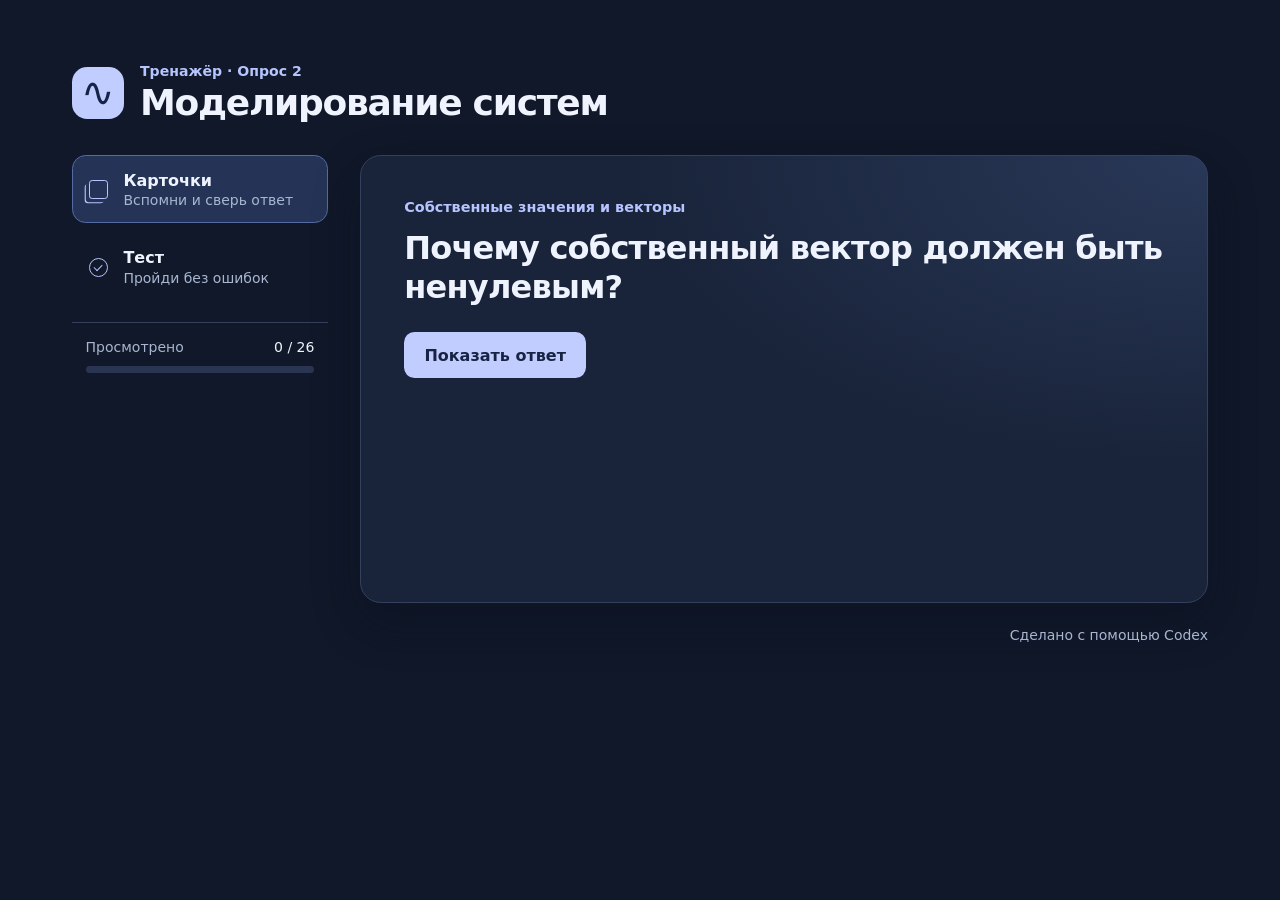
<file: index.html>
<!doctype html>
<html lang="ru">
<head>
  <meta charset="utf-8">
  <meta name="viewport" content="width=device-width, initial-scale=1">
  <meta name="theme-color" content="#101829">
  <title>Моделирование систем — Опрос 2</title>
  <link rel="stylesheet" href="./styles.css">
  <script src="./questions.js" defer></script>
  <script src="./app.js" defer></script>
</head>
<body>
  <div class="layout">
    <header class="masthead">
      <div class="mark" aria-hidden="true">∿</div>
      <div>
        <p class="site-name">Тренажёр · Опрос 2</p>
        <h1>Моделирование систем</h1>
      </div>
    </header>
    <aside class="sidebar" aria-label="Режим и прогресс">
      <nav class="modes" aria-label="Режим тренировки">
        <button type="button" data-mode="cards" aria-pressed="true">
          <span class="mode-icon icon-cards" aria-hidden="true"></span>
          <span class="mode-copy"><strong>Карточки</strong><span>Вспомни и сверь ответ</span></span>
        </button>
        <button type="button" data-mode="quiz" aria-pressed="false">
          <span class="mode-icon icon-quiz" aria-hidden="true"></span>
          <span class="mode-copy"><strong>Тест</strong><span>Пройди без ошибок</span></span>
        </button>
      </nav>
      <div class="progress-panel">
        <div class="progress-label">
          <span id="progress-title">Просмотрено</span>
          <output id="progress-count" aria-live="polite">0 / 26</output>
        </div>
        <progress id="progress" aria-labelledby="progress-title" value="0" max="26"></progress>
      </div>
    </aside>
    <main id="study" class="study" aria-label="Тренировка"></main>
    <footer class="site-credit">Сделано с помощью Codex</footer>
    <noscript>Для тренажёра нужно включить JavaScript.</noscript>
  </div>
</body>
</html>
</file>
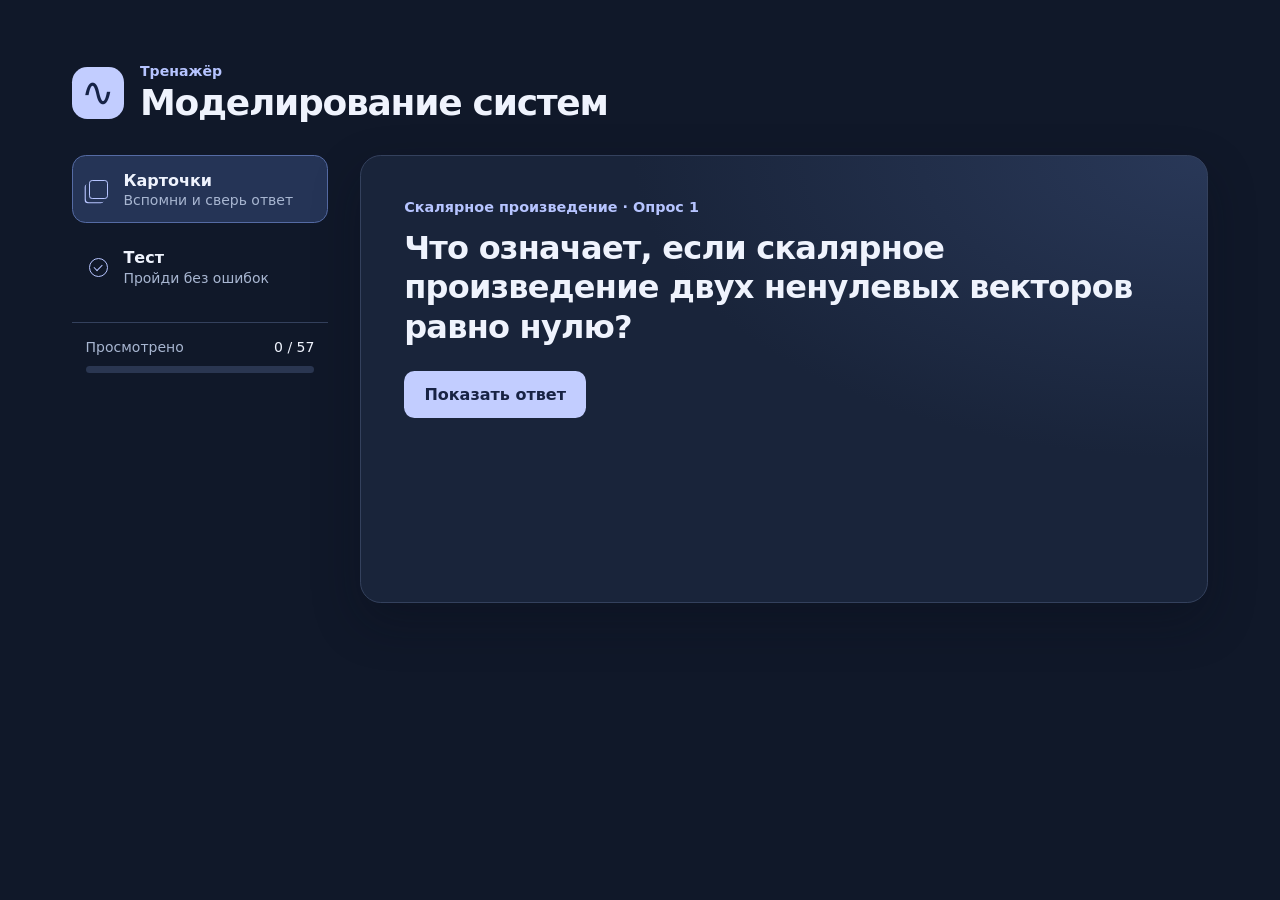
<file: Тренажёр/index.html>
<!doctype html>
<html lang="ru">
<head>
  <meta charset="utf-8">
  <meta name="viewport" content="width=device-width, initial-scale=1">
  <meta name="theme-color" content="#101829">
  <title>Тренажёр по моделированию</title>
  <link rel="stylesheet" href="./styles.css">
  <script src="./questions.js" defer></script>
  <script src="./app.js" defer></script>
</head>
<body>
  <div class="layout">
    <header class="masthead">
      <div class="mark" aria-hidden="true">∿</div>
      <div>
        <p class="site-name">Тренажёр</p>
        <h1>Моделирование систем</h1>
      </div>
    </header>
    <aside class="sidebar" aria-label="Режим и прогресс">
      <nav class="modes" aria-label="Режим тренировки">
        <button type="button" data-mode="cards" aria-pressed="true">
          <span class="mode-icon icon-cards" aria-hidden="true"></span>
          <span class="mode-copy"><strong>Карточки</strong><span>Вспомни и сверь ответ</span></span>
        </button>
        <button type="button" data-mode="quiz" aria-pressed="false">
          <span class="mode-icon icon-quiz" aria-hidden="true"></span>
          <span class="mode-copy"><strong>Тест</strong><span>Пройди без ошибок</span></span>
        </button>
      </nav>
      <div class="progress-panel">
        <div class="progress-label">
          <span id="progress-title">Просмотрено</span>
          <output id="progress-count" aria-live="polite">0 / 57</output>
        </div>
        <progress id="progress" aria-labelledby="progress-title" value="0" max="57"></progress>
      </div>
    </aside>
    <main id="study" class="study" aria-label="Тренировка"></main>
    <noscript>Для тренажёра нужно включить JavaScript.</noscript>
  </div>
</body>
</html>
</file>
<file: styles.css>
* { box-sizing: border-box; }
:root {
  color-scheme: dark;
  font-family: "Segoe UI", system-ui, sans-serif;
  color: #eff3fd;
  background: #101829;
  --muted: #a8b6d1;
  --line: #34415d;
  --accent: #b6c4ff;
  --button: #c2cdff;
}
body { margin: 0; min-height: 100vh; }
button { font: inherit; cursor: pointer; }
button:focus-visible { outline: 2px solid #f3d48d; outline-offset: 4px; }
.layout {
  width: min(100% - 3rem, 71rem);
  margin: 0 auto;
  padding: clamp(2rem, 7vh, 5rem) 0 3rem;
  display: grid;
  grid-template-columns: minmax(13rem, 16rem) minmax(0, 1fr);
  gap: 1.5rem 2rem;
  align-items: start;
}
.masthead { grid-column: 1 / -1; display: flex; align-items: center; gap: 1rem; margin-bottom: .5rem; }
.mark {
  display: grid;
  place-items: center;
  width: 3.25rem;
  height: 3.25rem;
  flex: none;
  border-radius: .95rem;
  background: #c2cdff;
  color: #162347;
  font-family: Georgia, serif;
  font-size: 2.5rem;
  line-height: 1;
}
.site-name { margin: 0 0 .18rem; color: var(--accent); font-size: .88rem; font-weight: 700; }
h1 { margin: 0; font-size: clamp(1.55rem, 4vw, 2.25rem); letter-spacing: -.035em; line-height: 1.15; }
.modes { display: grid; gap: .6rem; }
.modes button {
  display: flex;
  align-items: center;
  padding: .9rem .85rem;
  gap: .85rem;
  color: inherit;
  text-align: left;
  border: 1px solid transparent;
  border-radius: .85rem;
  background: transparent;
}
.modes button:hover { background: #19253c; }
.modes button[aria-pressed="true"] { border-color: #556ba4; background: #253456; }
.mode-copy { display: grid; gap: .15rem; }
.mode-copy span { font-size: .875rem; color: var(--muted); }
.mode-icon { width: 1.2rem; height: 1.2rem; position: relative; flex: none; margin: 0 .125rem; color: var(--accent); }
.icon-cards { border: 1.5px solid; border-radius: .2rem; box-shadow: -.2rem .2rem #253456, -.27rem .27rem currentColor; }
.icon-quiz { border: 1.5px solid; border-radius: 50%; }
.icon-quiz::after { content: ""; position: absolute; width: .45rem; height: .24rem; border: solid currentColor; border-width: 0 0 1.5px 1.5px; transform: rotate(-45deg); top: .33rem; left: .27rem; }
.progress-panel { margin-top: 1.3rem; padding: 1rem .85rem 0; border-top: 1px solid var(--line); }
.progress-label { display: flex; justify-content: space-between; gap: .5rem; color: var(--muted); font-size: .875rem; }
#progress-count { color: #eff3fd; font-variant-numeric: tabular-nums; white-space: nowrap; }
progress {
  display: block;
  width: 100%;
  height: .4rem;
  margin: .7rem 0 0;
  border: 0;
  border-radius: 1rem;
  background: #2a3651;
  accent-color: var(--accent);
  overflow: hidden;
}
progress::-webkit-progress-bar { background: #2a3651; }
progress::-webkit-progress-value { background: var(--accent); border-radius: 1rem; }
progress::-moz-progress-bar { background: var(--accent); border-radius: 1rem; }
.study {
  min-width: 0;
  min-height: 28rem;
  padding: clamp(1.2rem, 4vw, 2.7rem);
  border: 1px solid var(--line);
  border-radius: 1.3rem;
  background: radial-gradient(ellipse at 100% 0%, #293858 0, transparent 48%), #19243a;
  box-shadow: 0 1.2rem 3rem #080d1852;
}
.topic { margin: 0 0 .85rem; font-size: .9rem; font-weight: 650; color: var(--accent); }
.question { margin: 0; font-size: clamp(1.4rem, 3.2vw, 2rem); line-height: 1.23; letter-spacing: -.024em; overflow-wrap: anywhere; }
.question:focus { outline: none; }
.answer {
  margin-top: 1.4rem;
  padding: 1rem 1.1rem;
  border-left: .2rem solid #aabcf8;
  border-radius: .25rem .65rem .65rem .25rem;
  background: #111b2f;
  color: #e6edff;
  line-height: 1.65;
  overflow-wrap: anywhere;
}
.answer > :first-child { margin-top: 0; }
.answer > :last-child { margin-bottom: 0; }
.answer p, .answer ul { margin: .65rem 0; }
.answer ul { padding-left: 1.2rem; }
.answer li + li { margin-top: .4rem; }
.formula { overflow-x: auto; padding: .35rem 0; }
.formula-image {
  display: inline-block;
  max-width: 100%;
  height: auto;
}
.formula .formula-image {
  display: block;
  max-width: none;
}
.actions { margin-top: 1.5rem; display: flex; flex-wrap: wrap; gap: .7rem; }
.primary {
  padding: .8rem 1.2rem;
  min-height: 2.8rem;
  border: 1px solid transparent;
  border-radius: .65rem;
  color: #182344;
  background: var(--button);
  font-weight: 700;
}
.primary:hover { background: #d7dfff; }
.prompt { margin: 1.35rem 0 .75rem; color: var(--muted); font-size: .95rem; }
.statement { margin: 0 0 .75rem; padding: .9rem 1rem; background: #111b2f; border-radius: .65rem; line-height: 1.55; }
.options { display: grid; gap: .65rem; }
.options.binary { grid-template-columns: repeat(2, minmax(0, 1fr)); }
.option {
  min-height: 3rem;
  padding: .75rem .9rem;
  line-height: 1.45;
  text-align: left;
  color: inherit;
  background: #202d47;
  border: 1px solid #435578;
  border-radius: .65rem;
}
.option:hover { background: #2d4166; border-color: #8298ce; }
.binary .option { text-align: center; }
.feedback { margin: 0 0 .8rem; color: #ffbfae; font-weight: 700; }
.completion { line-height: 1.55; color: var(--muted); }
.site-credit { grid-column: 1 / -1; color: var(--muted); font-size: .875rem; text-align: right; }
@media (max-width: 44rem) {
  .layout { width: min(100% - 1.5rem, 38rem); grid-template-columns: minmax(0, 1fr); gap: 1rem; padding-top: 1.3rem; }
  .masthead { margin-bottom: .2rem; }
  .mark { width: 2.75rem; height: 2.75rem; font-size: 2rem; }
  .modes { grid-template-columns: repeat(2, minmax(0, 1fr)); }
  .modes button { padding: .65rem .6rem; gap: .55rem; border-color: var(--line); }
  .mode-copy span { line-height: 1.25; }
  .progress-panel { margin-top: .65rem; padding: .6rem .1rem 0; border-top: 0; }
  .study { min-height: 22rem; }
}
@media (max-width: 23rem) { .mode-icon { display: none; } }
</file>
<file: Тренажёр/styles.css>
* { box-sizing: border-box; }
:root {
  color-scheme: dark;
  font-family: "Segoe UI", system-ui, sans-serif;
  color: #eff3fd;
  background: #101829;
  --muted: #a8b6d1;
  --line: #34415d;
  --accent: #b6c4ff;
  --button: #c2cdff;
}
body { margin: 0; min-height: 100vh; }
button { font: inherit; cursor: pointer; }
button:focus-visible { outline: 2px solid #f3d48d; outline-offset: 4px; }
.layout {
  width: min(100% - 3rem, 71rem);
  margin: 0 auto;
  padding: clamp(2rem, 7vh, 5rem) 0 3rem;
  display: grid;
  grid-template-columns: minmax(13rem, 16rem) minmax(0, 1fr);
  gap: 1.5rem 2rem;
  align-items: start;
}
.masthead { grid-column: 1 / -1; display: flex; align-items: center; gap: 1rem; margin-bottom: .5rem; }
.mark {
  display: grid;
  place-items: center;
  width: 3.25rem;
  height: 3.25rem;
  flex: none;
  border-radius: .95rem;
  background: #c2cdff;
  color: #162347;
  font-family: Georgia, serif;
  font-size: 2.5rem;
  line-height: 1;
}
.site-name { margin: 0 0 .18rem; color: var(--accent); font-size: .88rem; font-weight: 700; }
h1 { margin: 0; font-size: clamp(1.55rem, 4vw, 2.25rem); letter-spacing: -.035em; line-height: 1.15; }
.modes { display: grid; gap: .6rem; }
.modes button {
  display: flex;
  align-items: center;
  padding: .9rem .85rem;
  gap: .85rem;
  color: inherit;
  text-align: left;
  border: 1px solid transparent;
  border-radius: .85rem;
  background: transparent;
}
.modes button:hover { background: #19253c; }
.modes button[aria-pressed="true"] { border-color: #556ba4; background: #253456; }
.mode-copy { display: grid; gap: .15rem; }
.mode-copy span { font-size: .875rem; color: var(--muted); }
.mode-icon { width: 1.2rem; height: 1.2rem; position: relative; flex: none; margin: 0 .125rem; color: var(--accent); }
.icon-cards { border: 1.5px solid; border-radius: .2rem; box-shadow: -.2rem .2rem #253456, -.27rem .27rem currentColor; }
.icon-quiz { border: 1.5px solid; border-radius: 50%; }
.icon-quiz::after { content: ""; position: absolute; width: .45rem; height: .24rem; border: solid currentColor; border-width: 0 0 1.5px 1.5px; transform: rotate(-45deg); top: .33rem; left: .27rem; }
.progress-panel { margin-top: 1.3rem; padding: 1rem .85rem 0; border-top: 1px solid var(--line); }
.progress-label { display: flex; justify-content: space-between; gap: .5rem; color: var(--muted); font-size: .875rem; }
#progress-count { color: #eff3fd; font-variant-numeric: tabular-nums; white-space: nowrap; }
progress {
  display: block;
  width: 100%;
  height: .4rem;
  margin: .7rem 0 0;
  border: 0;
  border-radius: 1rem;
  background: #2a3651;
  accent-color: var(--accent);
  overflow: hidden;
}
progress::-webkit-progress-bar { background: #2a3651; }
progress::-webkit-progress-value { background: var(--accent); border-radius: 1rem; }
progress::-moz-progress-bar { background: var(--accent); border-radius: 1rem; }
.study {
  min-width: 0;
  min-height: 28rem;
  padding: clamp(1.2rem, 4vw, 2.7rem);
  border: 1px solid var(--line);
  border-radius: 1.3rem;
  background: radial-gradient(ellipse at 100% 0%, #293858 0, transparent 48%), #19243a;
  box-shadow: 0 1.2rem 3rem #080d1852;
}
.topic { margin: 0 0 .85rem; font-size: .9rem; font-weight: 650; color: var(--accent); }
.question { margin: 0; font-size: clamp(1.4rem, 3.2vw, 2rem); line-height: 1.23; letter-spacing: -.024em; overflow-wrap: anywhere; }
.question:focus { outline: none; }
.answer {
  margin-top: 1.4rem;
  padding: 1rem 1.1rem;
  border-left: .2rem solid #aabcf8;
  border-radius: .25rem .65rem .65rem .25rem;
  background: #111b2f;
  color: #e6edff;
  line-height: 1.65;
  overflow-wrap: anywhere;
}
.answer > :first-child { margin-top: 0; }
.answer > :last-child { margin-bottom: 0; }
.answer p, .answer ul { margin: .65rem 0; }
.answer ul { padding-left: 1.2rem; }
.answer li + li { margin-top: .4rem; }
.formula { overflow-x: auto; padding: .35rem 0; }
math { font-size: 1.02em; }
.actions { margin-top: 1.5rem; display: flex; flex-wrap: wrap; gap: .7rem; }
.primary {
  padding: .8rem 1.2rem;
  min-height: 2.8rem;
  border: 1px solid transparent;
  border-radius: .65rem;
  color: #182344;
  background: var(--button);
  font-weight: 700;
}
.primary:hover { background: #d7dfff; }
.prompt { margin: 1.35rem 0 .75rem; color: var(--muted); font-size: .95rem; }
.statement { margin: 0 0 .75rem; padding: .9rem 1rem; background: #111b2f; border-radius: .65rem; line-height: 1.55; }
.options { display: grid; gap: .65rem; }
.options.binary { grid-template-columns: repeat(2, minmax(0, 1fr)); }
.option {
  min-height: 3rem;
  padding: .75rem .9rem;
  line-height: 1.45;
  text-align: left;
  color: inherit;
  background: #202d47;
  border: 1px solid #435578;
  border-radius: .65rem;
}
.option:hover { background: #2d4166; border-color: #8298ce; }
.binary .option { text-align: center; }
.feedback { margin: 0 0 .8rem; color: #ffbfae; font-weight: 700; }
.completion { line-height: 1.55; color: var(--muted); }
@media (max-width: 44rem) {
  .layout { width: min(100% - 1.5rem, 38rem); grid-template-columns: minmax(0, 1fr); gap: 1rem; padding-top: 1.3rem; }
  .masthead { margin-bottom: .2rem; }
  .mark { width: 2.75rem; height: 2.75rem; font-size: 2rem; }
  .modes { grid-template-columns: repeat(2, minmax(0, 1fr)); }
  .modes button { padding: .65rem .6rem; gap: .55rem; border-color: var(--line); }
  .mode-copy span { line-height: 1.25; }
  .progress-panel { margin-top: .65rem; padding: .6rem .1rem 0; border-top: 0; }
  .study { min-height: 22rem; }
}
@media (max-width: 23rem) { .mode-icon { display: none; } }
</file>
